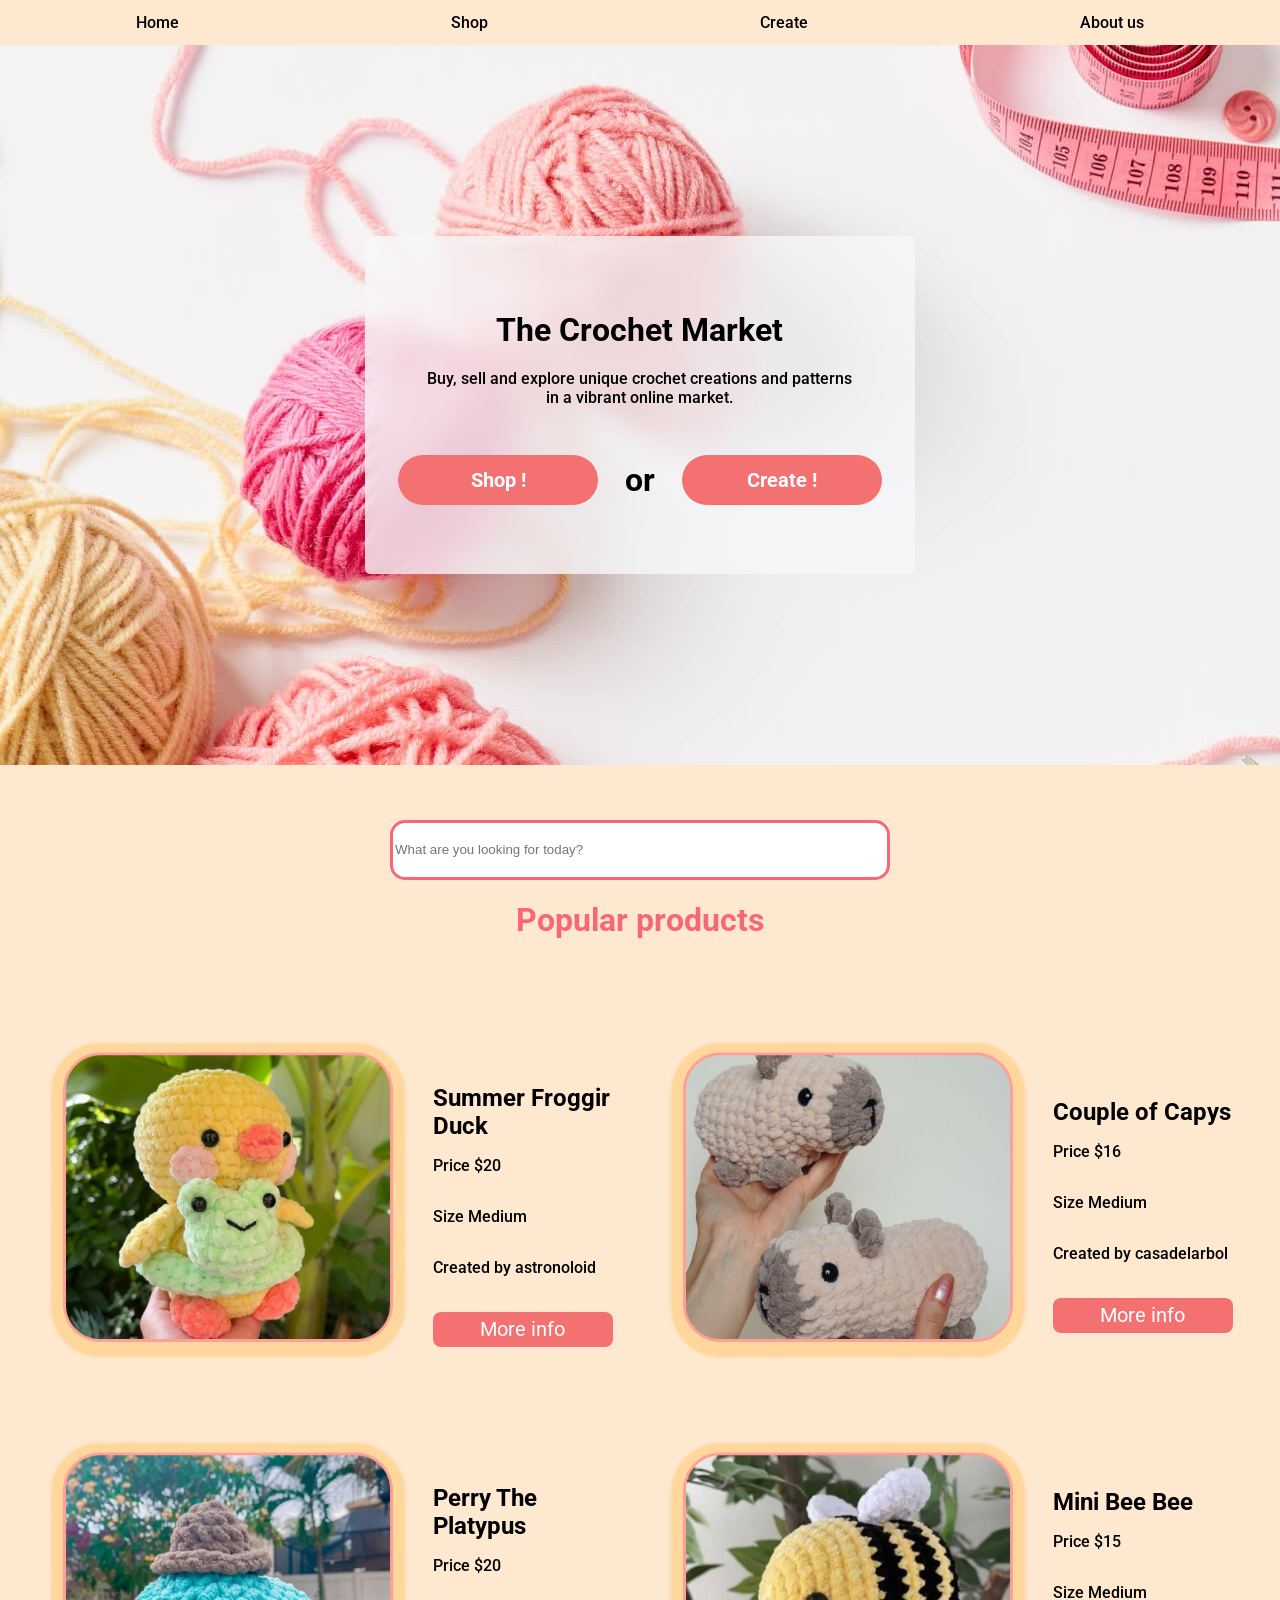
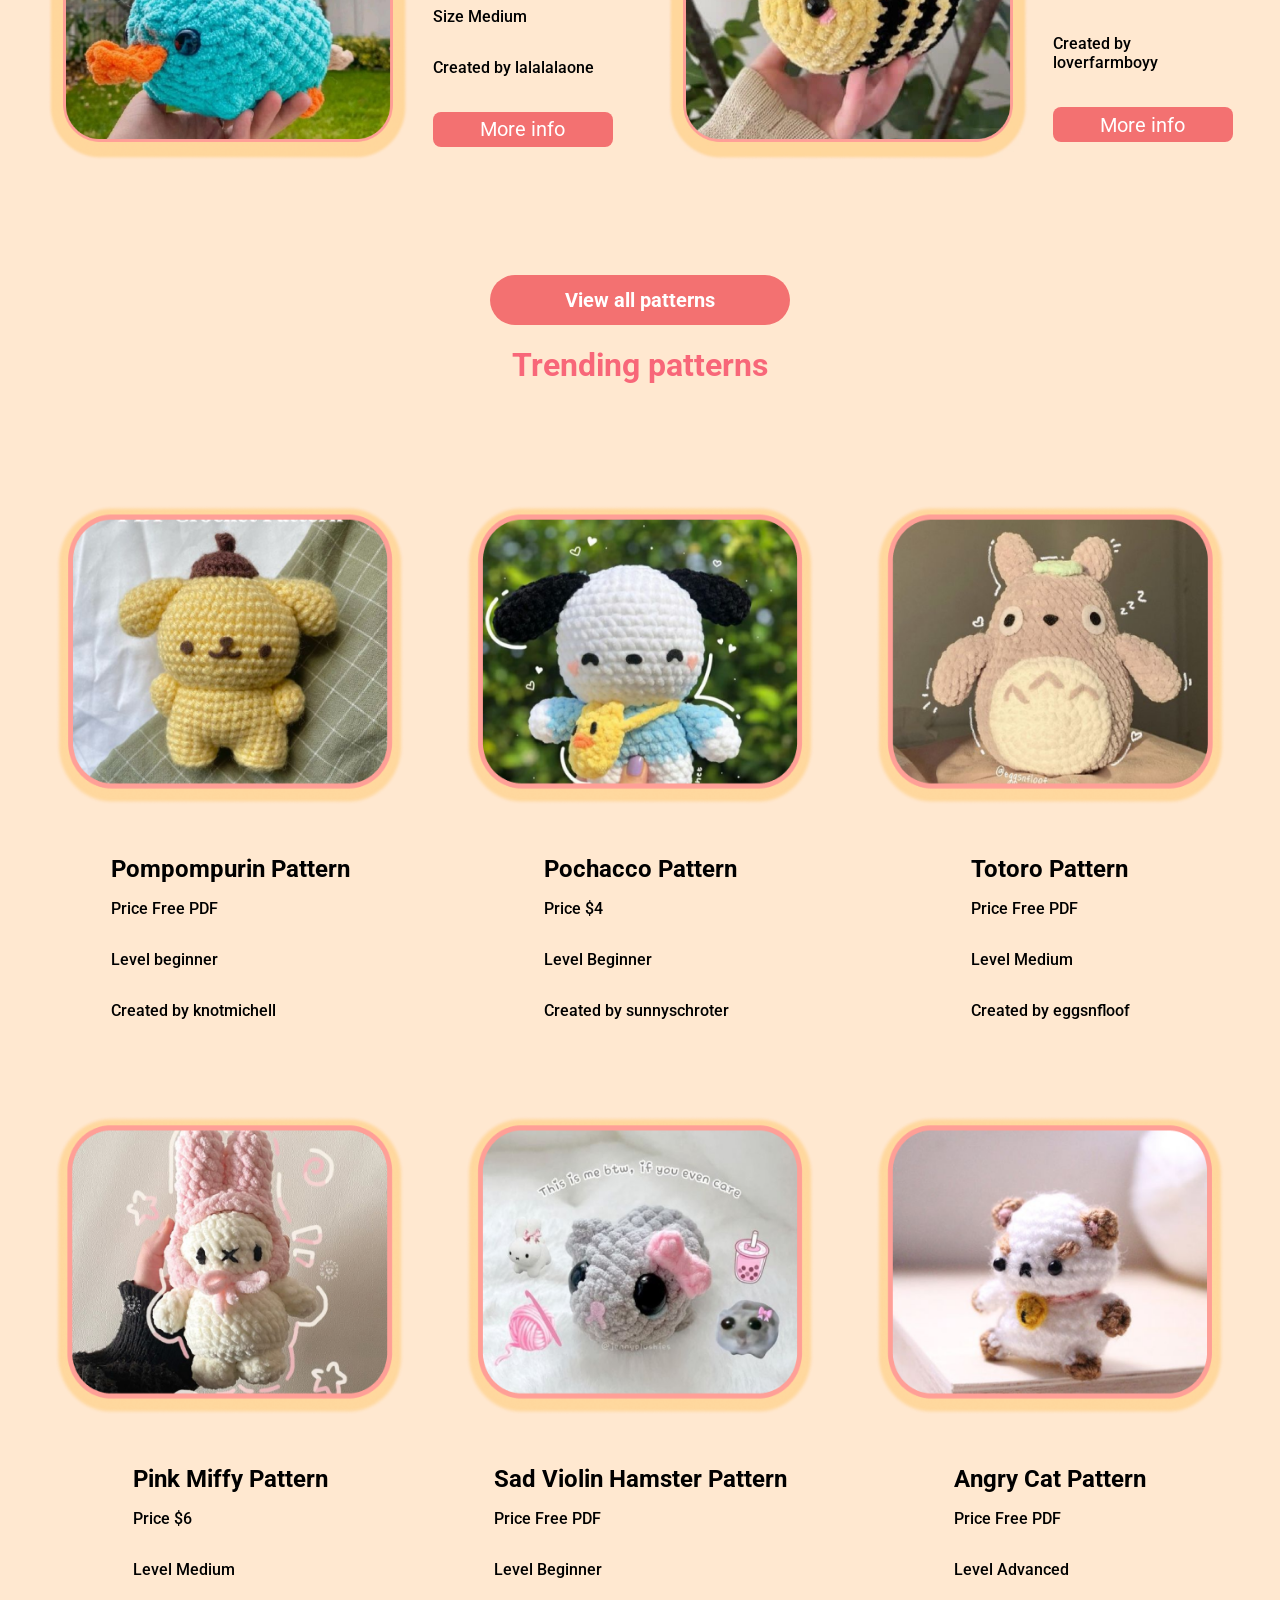
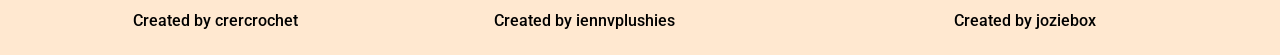
<file: index2.html>
<!DOCTYPE html>
<html lang="en">
<head>
    <meta charset="UTF-8">
    <meta name="viewport" content="width=device-width, initial-scale=1.0">
    <link rel="stylesheet" href="style2.css" type="text/css">
    <link rel="preconnect" href="https://fonts.googleapis.com">
    <link rel="preconnect" href="https://fonts.gstatic.com" crossorigin>
    <link href="https://fonts.googleapis.com/css2?family=Roboto:ital,wght@0,100;0,300;0,400;0,500;0,700;0,900;1,100;1,300;1,400;1,500;1,700;1,900&display=swap" rel="stylesheet">
    <title>Document</title>
</head>
<body>
    <nav> 
        <a>Home</a>
        <a>Shop</a>
        <a>Create</a>
        <a>About us</a> 
    </nav>

    <div id="caja-imagen">
        <div id="caja-texto">
            <div id="caja-imagen-texto-titulo">
                <h1 id="titulo">The Crochet Market</h1>
                <p>Buy, sell and explore unique crochet creations and patterns <br> in a vibrant  online market. </p>
            </div>
            <div id="caja-botones">
                <button id="btn-shop">Shop !</button>
                <h1>or</h1>
                <button id="btn-create">Create !</button>
            </div>

        </div>

    </div>


        <div id="buscar">
            <form method="get">
                <input class="barrabuscar" type="text" name="search" id="search" placeholder="What are you looking for today?">
            </form>
            <h1>Popular products</h1>
        </div>

        <div id="productos">
            <div class="producto-individual">
                <div class="imagenes">
                    <img class="imagen" src="pics/froggieduck.png" alt="patofrog" width="360px" height="320px">
                </div>
                <div class="producto-textos">
                    <h2>Summer Froggir Duck</h2>
                    <p>Price $20</p>
                    <p>Size Medium</p>
                    <p>Created by astronoloid</p>
                    <br>
                    <button class="producto-boton">More info</button>
                </div>
            </div>
                
            <div class="producto-individual">
                <div class="imagenes">
                    <img class="imagen" src="pics/Capys.jpg" alt="capys" width="360px" height="320px">
                </div>
                <div class="producto-textos">
                    <h2>Couple of Capys</h2>
                    <p>Price $16</p>
                    <p>Size Medium</p>
                    <p>Created by casadelarbol</p>
                    <br>
                    <button class="producto-boton">More info</button>
                </div>
            </div>

            <div class="producto-individual">
                <div class="imagenes">
                    <img class="imagen" src="pics/perry.jpg" alt="perry" width="360px" height="320px">
                </div>
                <div class="producto-textos">
                    <h2>Perry The Platypus</h2>
                    <p>Price $20</p>
                    <p>Size Medium</p>
                    <p>Created by lalalalaone</p>
                    <br>
                    <button class="producto-boton">More info</button>
                </div>
            </div>

            <div class="producto-individual">
                <div class="imagenes">
                    <img class="imagen" src="pics/Abejita.jpg" alt="Abejita" width="360px" height="320px">
                </div>
                <div class="producto-textos">
                    <h2>Mini Bee Bee</h2>
                    <p>Price $15</p>
                    <p>Size Medium</p>
                    <p>Created by loverfarmboyy</p>
                    <br>
                    <button class="producto-boton">More info</button>
                </div>
            </div>

            
        </div>

        <div id="separacion">
            <button id="trending-boton">View all patterns</button>
            <h1>Trending patterns</h1>

        </div>

        <div id="productos2">

            <div class="producto-individual2">
                <div class="imagenes2">
                    <img class="imagen2" src="pics/purin.png" alt="purin" width="350px" height="300px">
                </div>
                <div class="producto-textos2">
                    <h2>Pompompurin Pattern</h2>
                    <p>Price Free PDF</p>
                    <p>Level beginner</p>
                    <p>Created by knotmichell</p>
                </div>
            </div>

            <div class="producto-individual2">
                <div class="imagenes2">
                    <img class="imagen2" src="pics/pochacco.png" alt="pochacco" width="350px" height="300px">
                </div>
                <div class="producto-textos2">
                    <h2>Pochacco Pattern</h2>
                    <p>Price $4</p>
                    <p>Level Beginner</p>
                    <p>Created by sunnyschroter</p>
                </div>
            </div>

            <div class="producto-individual2">
                <div class="imagenes2">
                    <img class="imagen2" src="pics/toto.png" alt="toto" width="350px" height="300px">
                </div>
                <div class="producto-textos2">
                    <h2>Totoro Pattern</h2>
                    <p>Price Free PDF</p>
                    <p>Level Medium</p>
                    <p>Created by eggsnfloof</p>
                </div>
            </div>

            <div class="producto-individual2">
                <div class="imagenes2">
                    <img class="imagen2" src="pics/miffy.png" alt="miffy" width="350px" height="300px">
                </div>
                <div class="producto-textos2">
                    <h2>Pink Miffy Pattern</h2>
                    <p>Price $6</p>
                    <p>Level Medium</p>
                    <p>Created by crercrochet</p>
                </div>
            </div>

            <div class="producto-individual2">
                <div class="imagenes2">
                    <img class="imagen2" src="pics/sadviolin.png" alt="violin" width="350px" height="300px">
                </div>
                <div class="producto-textos2">
                    <h2>Sad Violin Hamster Pattern</h2>
                    <p>Price Free PDF</p>
                    <p>Level Beginner</p>
                    <p>Created by iennvplushies</p>
                </div>
            </div>

            <div class="producto-individual2">
                <div class="imagenes2">
                    <img class="imagen2" src="pics/angrycat.png" alt="angrycat" width="350px" height="300px">
                </div>
                <div class="producto-textos2">
                    <h2>Angry Cat Pattern</h2>
                    <p>Price Free PDF</p>
                    <p>Level Advanced</p>
                    <p>Created by joziebox</p>
                </div>
            </div>

        </div>



    

</body>
</html>
</file>
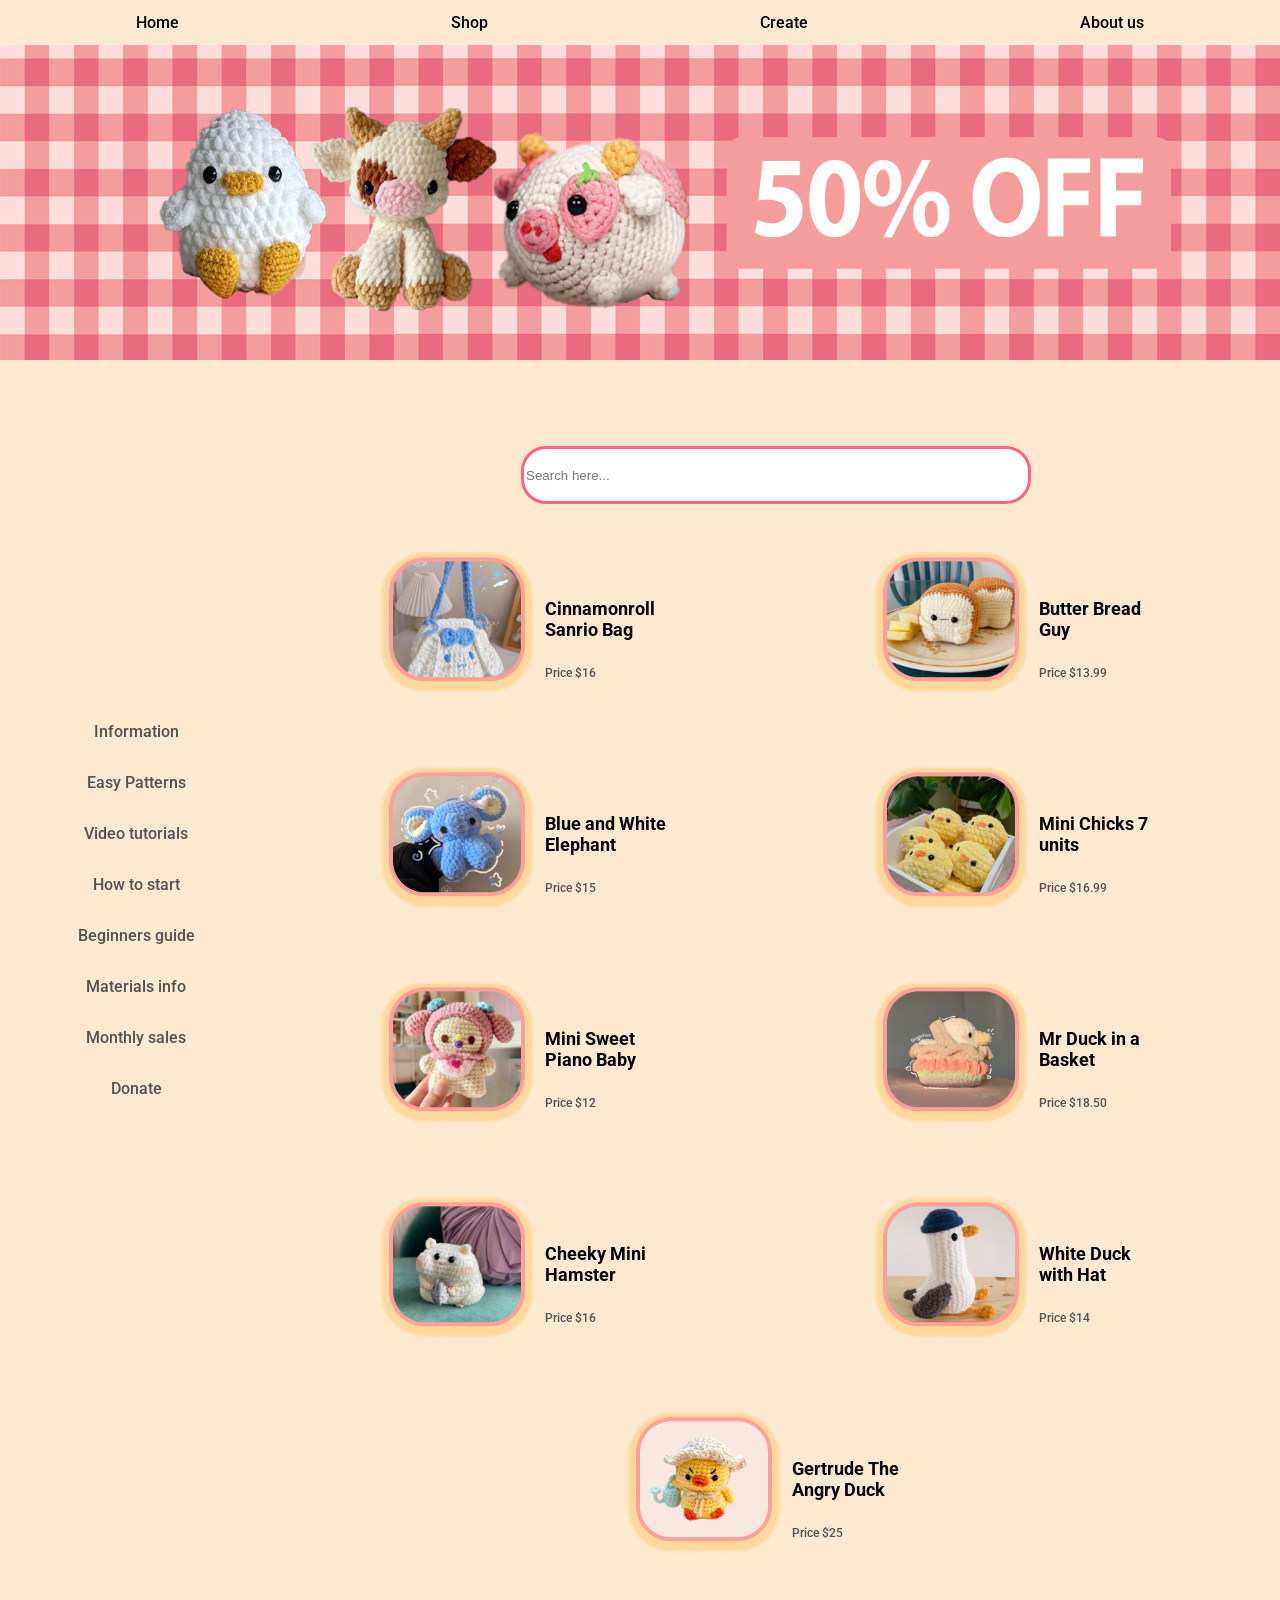
<file: products.html>
<!DOCTYPE html>
<html lang="en">
<head>
    <meta charset="UTF-8">
    <meta name="viewport" content="width=device-width, initial-scale=1.0">
    <link rel="stylesheet" href="styleproducts.css" type="text/css">
    <link rel="preconnect" href="https://fonts.googleapis.com">
    <link rel="preconnect" href="https://fonts.gstatic.com" crossorigin>
    <link href="https://fonts.googleapis.com/css2?family=Roboto:ital,wght@0,100;0,300;0,400;0,500;0,700;0,900;1,100;1,300;1,400;1,500;1,700;1,900&display=swap" rel="stylesheet">
    <title>Products</title>
</head>
<body>

    <nav> 
        <a>Home</a>
        <a>Shop</a>
        <a>Create</a>
        <a>About us</a> 
    </nav>

    <div id="banner">
        <img src="pics/productbanner.png" alt="banner" width="100%" height="315px">
    </div>

    <div id="cajamadre">
        <div class="categorias">
            <div id="filtros">
                <p>Information</p>
                <p>Easy Patterns</p>
                <p>Video tutorials</p>
                <p>How to start</p>
                <p>Beginners guide</p>
                <p>Materials info</p>
                <p>Monthly sales</p>
                <p>Donate</p>
            </div>
        </div>
        <div class="products">
            <div id="buscar">
                <form method="get">
                    <input class="barrabuscar" type="text" name="search" id="search" placeholder="Search here...">
                </form>
            </div>
         
            <div id="productos2">
                <!-- Product 1 -->
                <div class="productoindividual">
                    <div class="imagenes">
                        <img class="imagen" src="pics/cinnamon.png" alt="Product Image 1">
                    </div>
                    <div class="producto-textos2">
                        <h2>Cinnamonroll Sanrio Bag</h2>
                        <p>Price $16</p>
                    </div>
                </div>
                
                <!-- Product 2 -->
                <div class="productoindividual">
                    <div class="imagenes">
                        <img class="imagen" src="pics/bread.png" alt="Product Image 2">
                    </div>
                    <div class="producto-textos2">
                        <h2>Butter Bread Guy</h2>
                        <p>Price $13.99</p>
                    </div>
                </div>
                
                <!-- Product 3 -->
                <div class="productoindividual">
                    <div class="imagenes">
                        <img class="imagen" src="pics/elephant.png" alt="Product Image 3">
                    </div>
                    <div class="producto-textos2">
                        <h2>Blue and White Elephant</h2>
                        <p>Price $15</p>
                    </div>
                </div>

                <!-- Product 4 -->
                <div class="productoindividual">
                    <div class="imagenes">
                        <img class="imagen" src="pics/miniducks.png" alt="Product Image 4">
                    </div>
                    <div class="producto-textos2">
                        <h2>Mini Chicks 7 units</h2>
                        <p>Price $16.99</p>
                    </div>
                </div>
                
                <!-- Product 5 -->
                <div class="productoindividual">
                    <div class="imagenes">
                        <img class="imagen" src="pics/piano.png" alt="Product Image 5">
                    </div>
                    <div class="producto-textos2">
                        <h2>Mini Sweet Piano Baby</h2>
                        <p>Price $12</p>
                    </div>
                </div>
                
                <!-- Product 6 -->
                <div class="productoindividual">
                    <div class="imagenes">
                        <img class="imagen" src="pics/basketduck.png" alt="Product Image 6">
                    </div>
                    <div class="producto-textos2">
                        <h2>Mr Duck in a Basket</h2>
                        <p>Price $18.50</p>
                    </div>
                </div>

                <!-- Product 7 -->
                <div class="productoindividual">
                    <div class="imagenes">
                        <img class="imagen" src="pics/hamster.png" alt="Product Image 7">
                    </div>
                    <div class="producto-textos2">
                        <h2>Cheeky Mini Hamster</h2>
                        <p>Price $16</p>
                    </div>
                </div>
                
                <!-- Product 8 -->
                <div class="productoindividual">
                    <div class="imagenes">
                        <img class="imagen" src="pics/hatduck.png" alt="Product Image 8">
                    </div>
                    <div class="producto-textos2">
                        <h2>White Duck with Hat</h2>
                        <p>Price $14</p>
                    </div>
                </div>
                
                <!-- Product 9 -->
                <div class="productoindividual">
                    <div class="imagenes">
                        <img class="imagen" src="pics/angryduck.png" alt="Product Image 9">
                    </div>
                    <div class="producto-textos2">
                        <h2>Gertrude The Angry Duck</h2>
                        <p>Price $25</p>
                    </div>
                </div>
            </div>
        </div>
    </div>

</body>
</html>
</file>
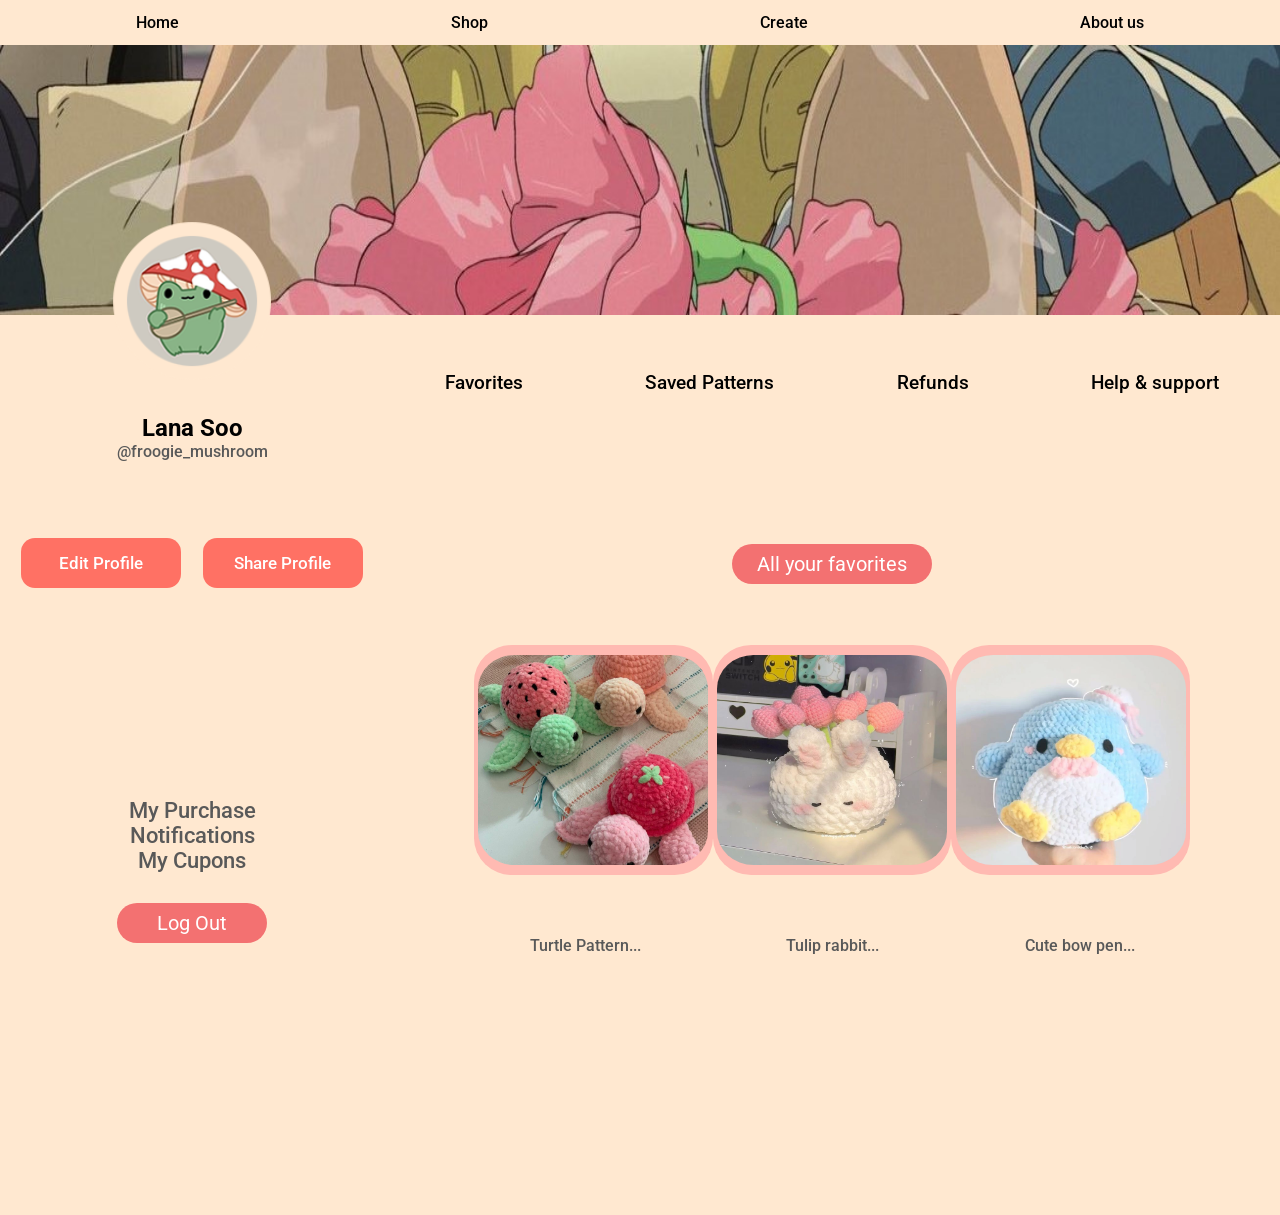
<file: Profilepage.html>
<!DOCTYPE html>
<html lang="en">

<head>
    <meta charset="UTF-8">
    <meta name="viewport" content="width=device-width, initial-scale=1.0">
    <title>Document</title>
    <meta charset="UTF-8">
    <meta name="viewport" content="width=device-width, initial-scale=1.0">
    <title>Crochet market</title>
    <link rel="stylesheet" href="styleprofile.css" type="text/css">
    <link rel="preconnect" href="https://fonts.googleapis.com">
    <link rel="preconnect" href="https://fonts.gstatic.com" crossorigin>
    <link
        href="https://fonts.googleapis.com/css2?family=Roboto:ital,wght@0,100;0,300;0,400;0,500;0,700;0,900;1,100;1,300;1,400;1,500;1,700;1,900&display=swap"
        rel="stylesheet">
</head>

<body>
    <nav>
        <a>Home</a>
        <a>Shop</a>
        <a>Create</a>
        <a>About us</a>

    </nav>

    <div id="bannerperfil">
        <img src="pics/profile banner.jpg" alt="profilebanner" height="100%" width="100%">
    </div>


 <div id="cajagrande">
    <div id="infoperfil">
        <div id="pedidos">
            <div id="contornopfp">
                <img id="pfp" src="pics/Profilepic.jpg.png" alt="Profilepic" height="160px" width="160px">
            </div>

            <div id="user">
                <h2>Lana Soo</h2>
                <p>@froogie_mushroom</p>
            </div>

            <div id="botonesu">
                <div id="buttons">
                    <button class="up">Edit Profile</button>
                    <button class="up">Share Profile</button>
                </div>
            </div>
            
            <div id="userinfo">
                
                <p class="cupon">My Purchase</p>
                <p class="cupon">Notifications</p>
                <p class="cupon">My Cupons</p>
                <button id="down">Log Out</button>
                
            </div>
        </div>
    </div>

    <div id="derecha">
        <div id="barraperfil">
            <nav>
                <a>Favorites</a>
                <a>Saved Patterns</a>
                <a>Refunds</a>
                <a>Help & support</a>
            </nav>
        </div>
        <div id="favoritos">
            <button id="favbutt">All your favorites</button>
            <div id="favs">
                <div class="product">
                    <img class="imgproduct" src="pics/tortuga.jpg" alt="tortuga" width="220px" height="200px">
                </div>
                <div class="product">
                    <img class="imgproduct" src="pics/tulipanes.jpg" alt="tulips" width="220px" height="200px">
                </div>
                <div class="product">
                    <img class="imgproduct" src="pics/Pingüino.jpg" alt="pinguino" width="220px" height="200px">
                </div>
                
            </div>
            <div id="favtext">
                <p>Turtle Pattern...</p>
                <p>Tulip rabbit...</p>
                <p>Cute bow pen...</p>
                
            </div>
        </div>
    </div>
 </div>
</div>
            
            
                
            
  







</body>

</html>
</file>
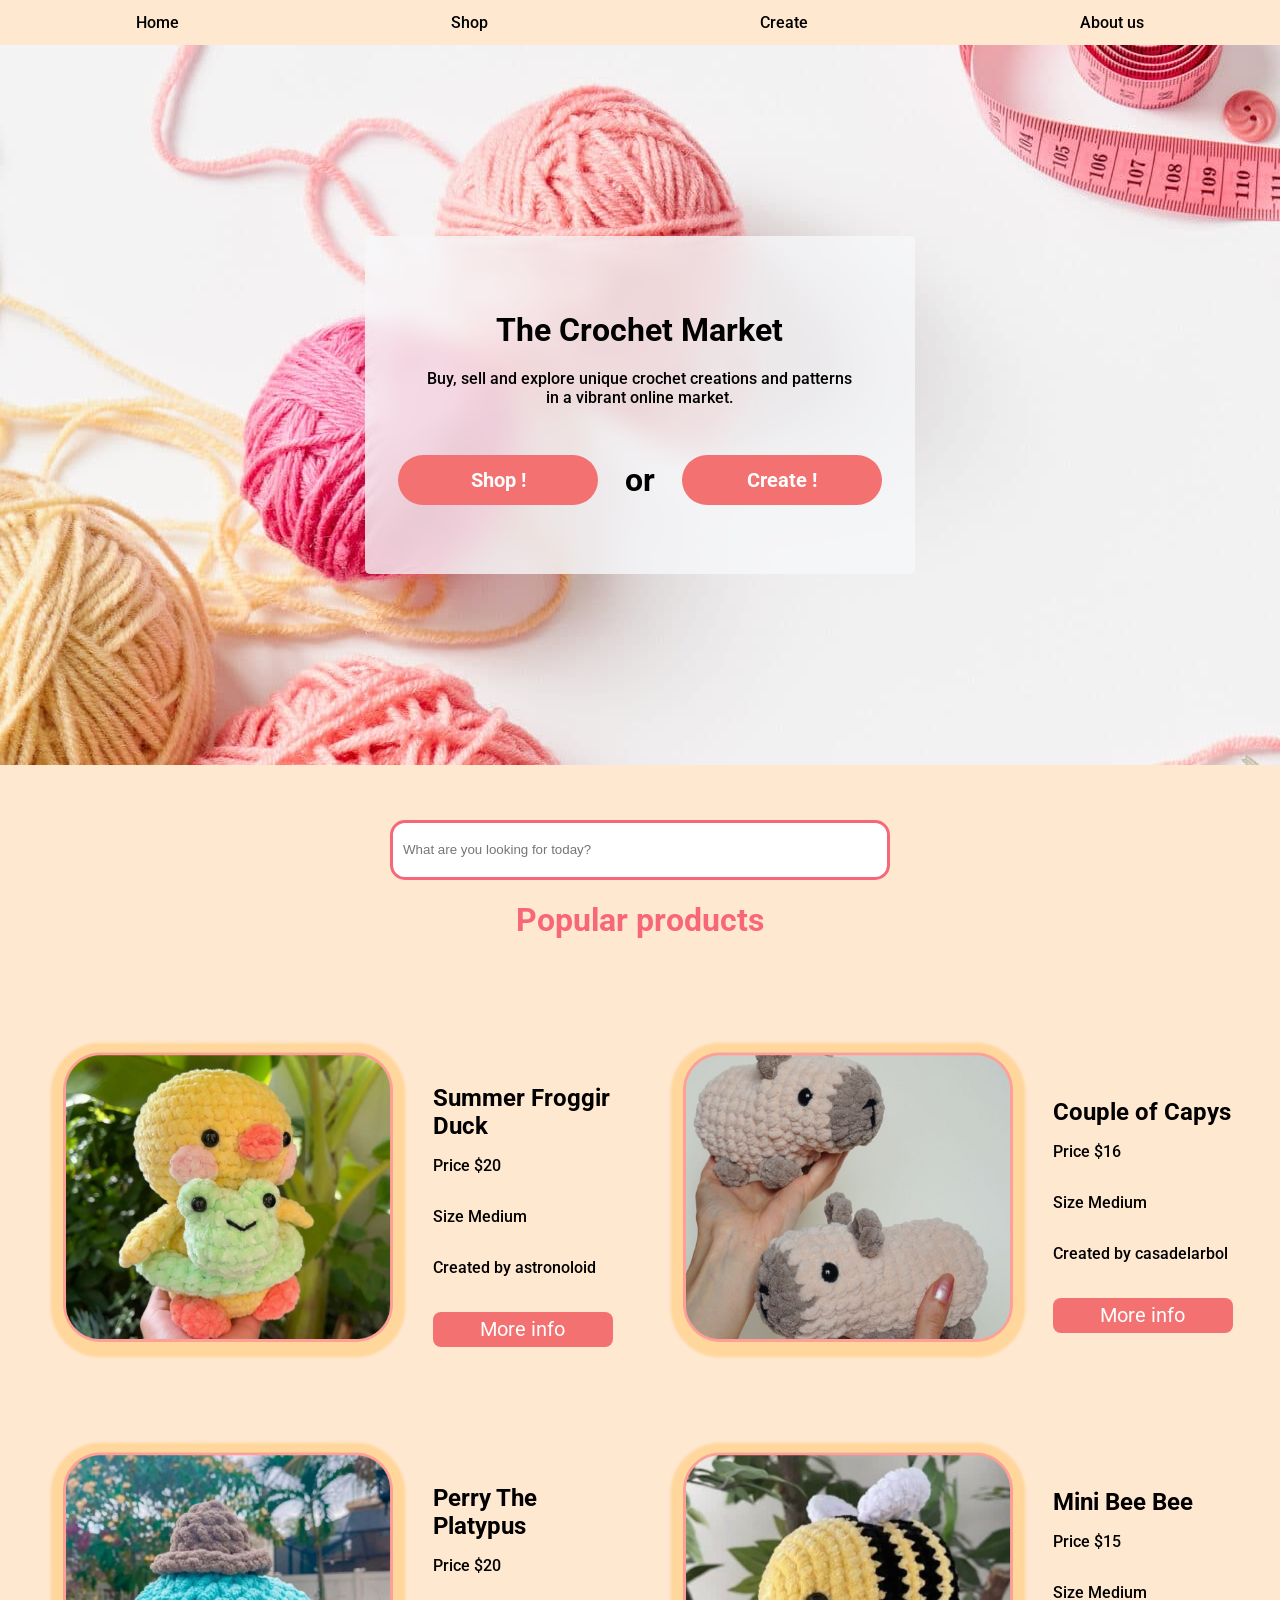
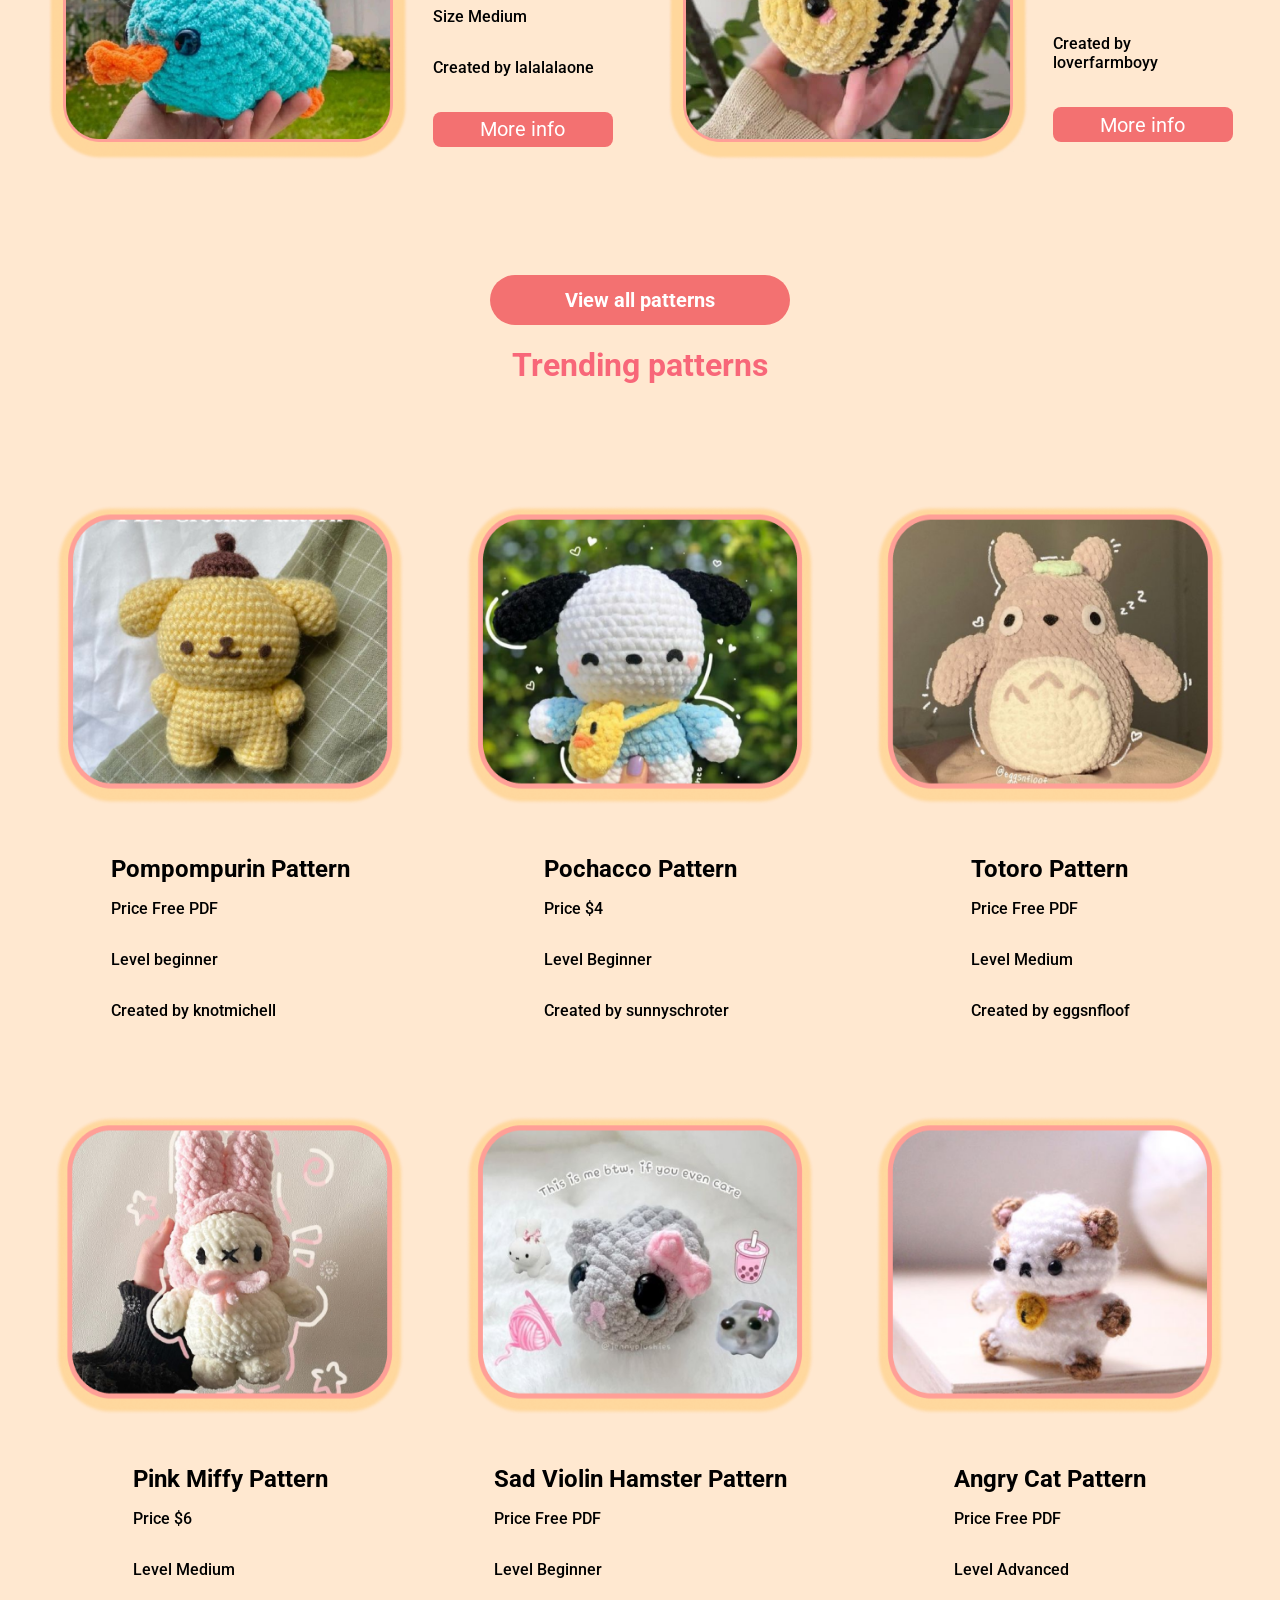
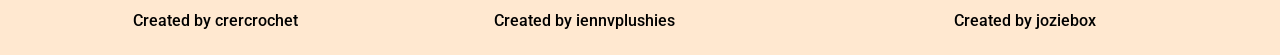
<file: crochetmarket-main/index2.html>
<!DOCTYPE html>
<html lang="en">
<head>
    <meta charset="UTF-8">
    <meta name="viewport" content="width=device-width, initial-scale=1.0">
    <link rel="stylesheet" href="style2.css" type="text/css">
    <link rel="preconnect" href="https://fonts.googleapis.com">
    <link rel="preconnect" href="https://fonts.gstatic.com" crossorigin>
    <link href="https://fonts.googleapis.com/css2?family=Roboto:ital,wght@0,100;0,300;0,400;0,500;0,700;0,900;1,100;1,300;1,400;1,500;1,700;1,900&display=swap" rel="stylesheet">
    <title>Document</title>
</head>
<body>
    <nav> 
        <a>Home</a>
        <a>Shop</a>
        <a>Create</a>
        <a>About us</a> 
    </nav>

    <div id="caja-imagen">
        <div id="caja-texto">
            <div id="caja-imagen-texto-titulo">
                <h1 id="titulo">The Crochet Market</h1>
                <p>Buy, sell and explore unique crochet creations and patterns <br> in a vibrant  online market. </p>
            </div>
            <div id="caja-botones">
                <a href="products.html"><button id="btn-shop">Shop !</button></a>
                <h1>or</h1>
                <button id="btn-create">Create !</button>
            </div>

        </div>

    </div>


        <div id="buscar">
            <form method="get">
                <input class="barrabuscar" type="text" name="search" id="search" placeholder="What are you looking for today?">
            </form>
            <h1>Popular products</h1>
        </div>

        <div id="productos">
            <div class="producto-individual">
                <div class="imagenes">
                    <img class="imagen" src="pics/froggieduck.png" alt="patofrog" width="360px" height="320px">
                </div>
                <div class="producto-textos">
                    <h2>Summer Froggir Duck</h2>
                    <p>Price $20</p>
                    <p>Size Medium</p>
                    <p>Created by astronoloid</p>
                    <br>
                    <button class="producto-boton">More info</button>
                </div>
            </div>
                
            <div class="producto-individual">
                <div class="imagenes">
                    <img class="imagen" src="pics/Capys.jpg" alt="capys" width="360px" height="320px">
                </div>
                <div class="producto-textos">
                    <h2>Couple of Capys</h2>
                    <p>Price $16</p>
                    <p>Size Medium</p>
                    <p>Created by casadelarbol</p>
                    <br>
                    <button class="producto-boton">More info</button>
                </div>
            </div>

            <div class="producto-individual">
                <div class="imagenes">
                    <img class="imagen" src="pics/perry.jpg" alt="perry" width="360px" height="320px">
                </div>
                <div class="producto-textos">
                    <h2>Perry The Platypus</h2>
                    <p>Price $20</p>
                    <p>Size Medium</p>
                    <p>Created by lalalalaone</p>
                    <br>
                    <button class="producto-boton">More info</button>
                </div>
            </div>

            <div class="producto-individual">
                <div class="imagenes">
                    <img class="imagen" src="pics/Abejita.jpg" alt="Abejita" width="360px" height="320px">
                </div>
                <div class="producto-textos">
                    <h2>Mini Bee Bee</h2>
                    <p>Price $15</p>
                    <p>Size Medium</p>
                    <p>Created by loverfarmboyy</p>
                    <br>
                    <button class="producto-boton">More info</button>
                </div>
            </div>

            
        </div>

        <div id="separacion">
            <button id="trending-boton">View all patterns</button>
            <h1>Trending patterns</h1>

        </div>

        <div id="productos2">

            <div class="producto-individual2">
                <div class="imagenes2">
                    <img class="imagen2" src="pics/purin.png" alt="purin" width="350px" height="300px">
                </div>
                <div class="producto-textos2">
                    <h2>Pompompurin Pattern</h2>
                    <p>Price Free PDF</p>
                    <p>Level beginner</p>
                    <p>Created by knotmichell</p>
                </div>
            </div>

            <div class="producto-individual2">
                <div class="imagenes2">
                    <img class="imagen2" src="pics/pochacco.png" alt="pochacco" width="350px" height="300px">
                </div>
                <div class="producto-textos2">
                    <h2>Pochacco Pattern</h2>
                    <p>Price $4</p>
                    <p>Level Beginner</p>
                    <p>Created by sunnyschroter</p>
                </div>
            </div>

            <div class="producto-individual2">
                <div class="imagenes2">
                    <img class="imagen2" src="pics/toto.png" alt="toto" width="350px" height="300px">
                </div>
                <div class="producto-textos2">
                    <h2>Totoro Pattern</h2>
                    <p>Price Free PDF</p>
                    <p>Level Medium</p>
                    <p>Created by eggsnfloof</p>
                </div>
            </div>

            <div class="producto-individual2">
                <div class="imagenes2">
                    <img class="imagen2" src="pics/miffy.png" alt="miffy" width="350px" height="300px">
                </div>
                <div class="producto-textos2">
                    <h2>Pink Miffy Pattern</h2>
                    <p>Price $6</p>
                    <p>Level Medium</p>
                    <p>Created by crercrochet</p>
                </div>
            </div>

            <div class="producto-individual2">
                <div class="imagenes2">
                    <img class="imagen2" src="pics/sadviolin.png" alt="violin" width="350px" height="300px">
                </div>
                <div class="producto-textos2">
                    <h2>Sad Violin Hamster Pattern</h2>
                    <p>Price Free PDF</p>
                    <p>Level Beginner</p>
                    <p>Created by iennvplushies</p>
                </div>
            </div>

            <div class="producto-individual2">
                <div class="imagenes2">
                    <img class="imagen2" src="pics/angrycat.png" alt="angrycat" width="350px" height="300px">
                </div>
                <div class="producto-textos2">
                    <h2>Angry Cat Pattern</h2>
                    <p>Price Free PDF</p>
                    <p>Level Advanced</p>
                    <p>Created by joziebox</p>
                </div>
            </div>

        </div>



    

</body>
</html>
</file>
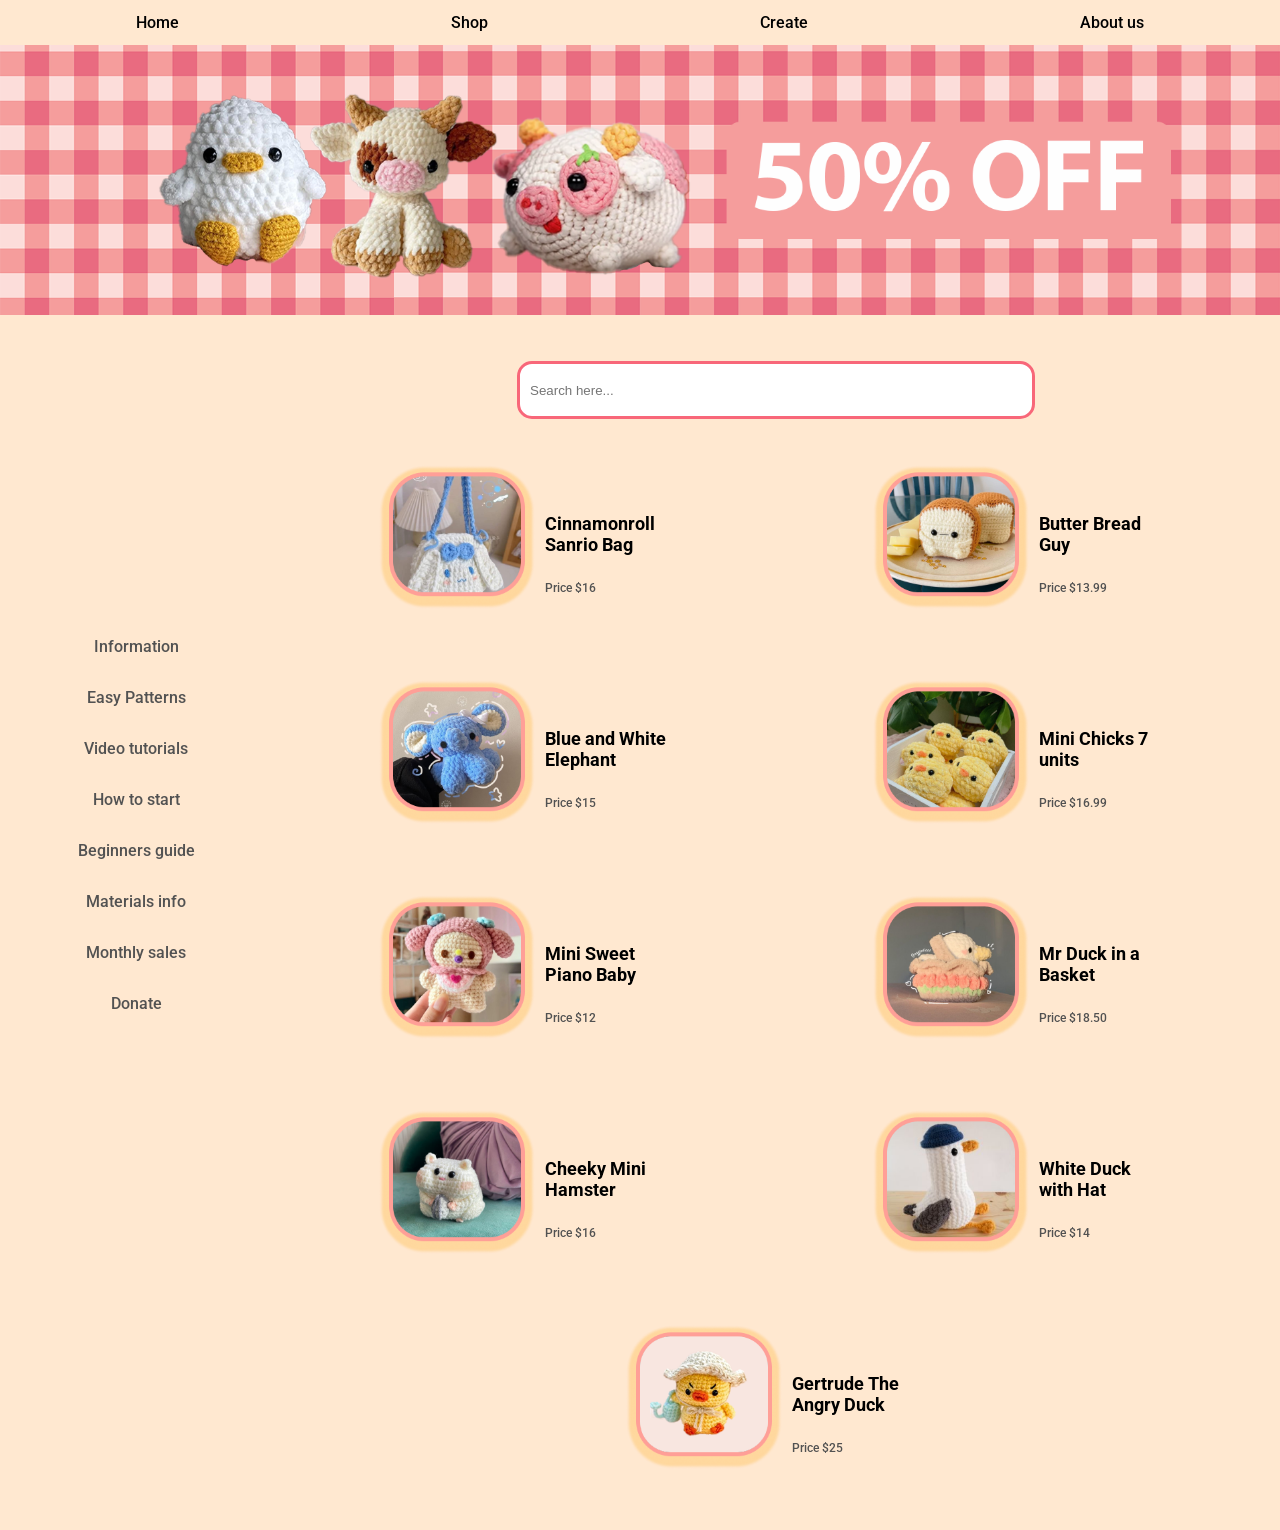
<file: crochetmarket-main/products.html>
<!DOCTYPE html>
<html lang="en">
<head>
    <meta charset="UTF-8">
    <meta name="viewport" content="width=device-width, initial-scale=1.0">
    <link rel="stylesheet" href="styleproducts.css" type="text/css">
    <link rel="preconnect" href="https://fonts.googleapis.com">
    <link rel="preconnect" href="https://fonts.gstatic.com" crossorigin>
    <link href="https://fonts.googleapis.com/css2?family=Roboto:ital,wght@0,100;0,300;0,400;0,500;0,700;0,900;1,100;1,300;1,400;1,500;1,700;1,900&display=swap" rel="stylesheet">
    <title>Products</title>
</head>
<body>

    <nav> 
        <a>Home</a>
        <a>Shop</a>
        <a>Create</a>
        <a>About us</a> 
    </nav>

    <div id="banner">
    </div>

    <div id="cajamadre">
        <div class="categorias">
            <div id="filtros">
                <p>Information</p>
                <p>Easy Patterns</p>
                <p>Video tutorials</p>
                <p>How to start</p>
                <p>Beginners guide</p>
                <p>Materials info</p>
                <p>Monthly sales</p>
                <p>Donate</p>
            </div>
        </div>
        <div class="products">
            <div id="buscar">
                <form method="get">
                    <input class="barrabuscar" type="text" name="search" id="search" placeholder="Search here...">
                </form>
            </div>
         
            <div id="productos2">
                <!-- Product 1 -->
                <div class="productoindividual">
                    <div class="imagenes">
                        <img class="imagen" src="pics/cinnamon.png" alt="Product Image 1">
                    </div>
                    <div class="producto-textos2">
                        <h2>Cinnamonroll Sanrio Bag</h2>
                        <p>Price $16</p>
                    </div>
                </div>
                
                <!-- Product 2 -->
                <div class="productoindividual">
                    <div class="imagenes">
                        <img class="imagen" src="pics/bread.png" alt="Product Image 2">
                    </div>
                    <div class="producto-textos2">
                        <h2>Butter Bread Guy</h2>
                        <p>Price $13.99</p>
                    </div>
                </div>
                
                <!-- Product 3 -->
                <div class="productoindividual">
                    <div class="imagenes">
                        <img class="imagen" src="pics/elephant.png" alt="Product Image 3">
                    </div>
                    <div class="producto-textos2">
                        <h2>Blue and White Elephant</h2>
                        <p>Price $15</p>
                    </div>
                </div>

                <!-- Product 4 -->
                <div class="productoindividual">
                    <div class="imagenes">
                        <img class="imagen" src="pics/miniducks.png" alt="Product Image 4">
                    </div>
                    <div class="producto-textos2">
                        <h2>Mini Chicks 7 units</h2>
                        <p>Price $16.99</p>
                    </div>
                </div>
                
                <!-- Product 5 -->
                <div class="productoindividual">
                    <div class="imagenes">
                        <img class="imagen" src="pics/piano.png" alt="Product Image 5">
                    </div>
                    <div class="producto-textos2">
                        <h2>Mini Sweet Piano Baby</h2>
                        <p>Price $12</p>
                    </div>
                </div>
                
                <!-- Product 6 -->
                <div class="productoindividual">
                    <div class="imagenes">
                        <img class="imagen" src="pics/basketduck.png" alt="Product Image 6">
                    </div>
                    <div class="producto-textos2">
                        <h2>Mr Duck in a Basket</h2>
                        <p>Price $18.50</p>
                    </div>
                </div>

                <!-- Product 7 -->
                <div class="productoindividual">
                    <div class="imagenes">
                        <img class="imagen" src="pics/hamster.png" alt="Product Image 7">
                    </div>
                    <div class="producto-textos2">
                        <h2>Cheeky Mini Hamster</h2>
                        <p>Price $16</p>
                    </div>
                </div>
                
                <!-- Product 8 -->
                <div class="productoindividual">
                    <div class="imagenes">
                        <img class="imagen" src="pics/hatduck.png" alt="Product Image 8">
                    </div>
                    <div class="producto-textos2">
                        <h2>White Duck with Hat</h2>
                        <p>Price $14</p>
                    </div>
                </div>
                
                <!-- Product 9 -->
                <div class="productoindividual">
                    <div class="imagenes">
                        <a href="product.html"><img class="imagen" src="pics/angryduck.png" alt="Product Image 9"></a>
                    </div>
                    <div class="producto-textos2">
                        <h2>Gertrude The Angry Duck</h2>
                        <p>Price $25</p>
                    </div>
                </div>
            </div>
        </div>
    </div>

</body>
</html>
</file>
<file: style2.css>
* {
    box-sizing: border-box;
}

body {
    font-family: "Roboto", sans-serif;
    font-weight: 500;
    font-style: normal;
    height: 100vh;
    width: 100%;
    background-color: #FFE8D0;
    margin: 0;
    padding: 0;
}

nav {
    height: 5vh;
    display: flex;
    justify-content: space-around;
    align-items: center;    
}

#caja-imagen {
    width: 100%;
    height: 80vh;
    display: flex;
    justify-content: center;
    align-items: center;
    background-image: url(pics/crochet\ hero.jpg);
}

#caja-texto {
    width: 43%;
    height: 47%;
    background-color: rgba(247, 248, 250, 0.80);
    backdrop-filter: blur(12px);
    border-radius: 5px;
    padding: 20px;
    display: flex;
    justify-content: center;
    text-align: center;
    flex-direction: column;
}

#titulo{
    font-family: "Roboto", sans-serif;
    font-weight: 700px;
    font-style: normal;
    margin-bottom: 20px;
}
#caja-imagen-texto-titulo{
    height: 150px;
}

#caja-botones{
    display: flex;
    justify-content: space-around;
    width: 100%;
    display: flex;
    align-items: center;
    justify-content: space-around;
}

#btn-shop {
    background-color: #F37171;
    border-radius: 30px;
    width: 200px;
    height: 50px;
    border: none;
    font-family: "Roboto", sans-serif;
    font-weight: 700;
    font-style: normal;
    font-size: 20px;
    color: white;
    cursor: pointer;
    
}
#btn-create {
    background-color: #F37171;
    border-radius: 30px;
    width: 200px;
    height: 50px;
    border: none;
    font-family: "Roboto", sans-serif;
    font-weight: 700;
    font-style: normal;
    font-size: 20px;
    color: white;
    cursor: pointer;
    
}

#buscar{
    display: flex;
    justify-content: center;
    align-items: center;
    flex-direction: column;
    height: 250px;
    color: #f86779;
    
}


.barrabuscar{
    display: flex;
    justify-content: center;
    align-items: center;
    border-radius: 15px;
    width: 500px;
    height: 60px;
    border: 3px solid #f86779;
}

#productos{
    height: 800px;
    display: flex;
    flex-wrap: wrap;
    justify-content: center;
    align-items: center;
}

.producto-individual{
    width: 600px;
    height: 350px;  
    display: flex;
    justify-content: space-around;
    align-items: center;
    margin: 10px;
}

h2{
    margin: 0;
}

.producto-textos{
    width: 30%;
    height: 100%;
    display: flex;
    flex-direction: column;
    justify-content: center;
}
.producto-boton{
    background-color: #F37171;
    border-radius: 8px;
    width: 100%;
    height: 10%;
    border: none;
    font-family: "Roboto", sans-serif;
    font-style: normal;
    font-size: 20px;
    color: white;
    cursor: pointer;
}

.imagenes{
    width: 350px;
    height: 350px;
    border-radius: 30px;
    
}

#separacion{
    display: flex;
    justify-content: center;
    align-items: center;
    flex-direction: column;
    height: 250px;
    color: #f86779;
}

#trending-boton{
    background-color: #F37171;
    border-radius: 30px;
    width: 300px;
    height: 50px;
    border: none;
    font-family: "Roboto", sans-serif;
    font-weight: 700;
    font-style: normal;
    font-size: 20px;
    color: white;
    cursor: pointer;
}

#productos2{
    height: 800px;
    display: flex;
    flex-wrap: wrap;
    justify-content: center;
    align-items: center;
}

.producto-individual2{
    width: 350px;
    height: 550px;  
    display: flex;
    flex-direction: column;
    align-items: center;
    justify-content: center;
    margin: 30px;
}

.producto-textos2{
    display: flex;
    flex-direction: column;
    justify-content: center;
}
.imagenes2{
    width: 350px;
    height: 350px;
    border-radius: 30px;
}
</file>
<file: styleproducts.css>
body {
    font-family: "Roboto", sans-serif;
    font-weight: 500;
    font-style: normal;
    margin: 0; 
    background-color: #FFE8D0;
}

nav {
    height: 5vh; 
    display: flex;
    justify-content: space-around;
    align-items: center; 
}

p {
color: rgb(82, 82, 82);
}

#banner {
    width: 100vw;
    height: 45vh;
}

.categorias {
    width: 20vw;
    height: 100vh;
    display: flex;
    flex-direction: column;
    padding: 10px; 
}

.products {
    width: 80vw; 
    height: 100vh;
    display: flex;
    flex-direction: column;
}

#productos2 {
    flex: 1; 
    display: flex;
    flex-wrap: wrap;
    gap: 20px; 
    justify-content: space-around; 
    padding: 20px; 
    box-sizing: border-box; 
}

#filtros {
    height: 100%;
    width: 100%; 
    display: flex;
    justify-content: center;
    flex-direction: column;
    align-items: center;
}

#buscar {
    display: flex;
    justify-content: center;
    align-items: center;
    flex-direction: column;
    height: 50px;
    color: #f86779;
    margin-bottom: 20px; /
}

.barrabuscar {
    border-radius: 25px;
    width: 500px;
    height: 50px;
    border: 3px solid #f86779;
}

.productoindividual {
    width: 300px;
    height: 175px;  
    display: flex;
    justify-content: space-around;
    align-items: center;
    margin: 10px;
    box-sizing: border-box;  
}

.imagenes {
    width: 175px;
    height: 175px;
    border-radius: 20px;
    overflow: hidden; 
}

.imagen {
    width: 100%;
    height: auto;
    display: block;
}

.producto-textos2 {
    display: flex;
    flex-direction: column;
    justify-content: center;
    width: 140px;
    height: 140px;
    font-size: 12px;
    padding: 10px; 
}

#cajamadre {
    display: flex;
    width: 100vw;
    height: 100vh; 
}
</file>
<file: styleprofile.css>
*{
    margin: 0;
    padding: 0;
}
body {
    font-family: "Roboto", sans-serif;
    font-weight: 500;
    font-style: normal;
    height: 100vh;
    width: 100vw;
    background-color: #FFE8D0;
}

nav {
    height: 5%;
    display: flex;
    justify-content: space-around;
    align-items: center;
}

#bannerperfil {
    width: 100%;
    height: 30%;
    }

#cajagrande {
width: 100vw;
height: 100vh;
display: flex; 
}

#infoperfil {
width:30vw ;
height: 100vh;
justify-content: center;
}

#derecha {
width: 70vw;
height: 100vh;
}

#barraperfil {
height: 15vh;
width: 70vw;
font-size: 19px;
display: flex;
flex-direction: column;
justify-content: center;
}

#favoritos {
height: 85vh;
width: 70vw;
flex-direction: column;
display: flex;
align-items: center;
justify-content: center;
}

#contornopfp {
width: 50px;
height: 50px;
border-radius: 120px;
display: flex;
align-items: center;
justify-content: center;
}

#pfp {
width: 160px;
height: 160px;
border-radius: 100%;
display: flex;
align-items: center;
justify-content: center;
margin-bottom: 100px;
}


#pedidos {
 width: 100%;
 height: 90%;
 display: flex;
 flex-direction: column;
 align-items: center;
 justify-content: center;                                                                                                                                                                                               
}

#user {
width: 100%;
height: 15%;
flex-direction: column;
display: flex;
align-items: center;
justify-content: center;
}

#botonesu {
    width: 100%;
    height: 16%;
    display: flex;
    align-items: center;
    justify-content: space-between;
}

#userinfo {
width: 100%;
height: 60%;
display: flex;
flex-direction: column;
align-items: center;
justify-content: center;
}

p {
color: #595959;
}

.up {
    background-color:  #FF7164;
    border-radius: 14px;
    width: 160px;
    height: 50px;
    border: none;
    font-family: "Roboto", sans-serif;
    font-weight: 500;
    font-style: normal;
    font-size: 17px;
    color: white;
}

#down {
    background-color: #F37171;
    border-radius: 30px;
    width: 150px;
    margin-top: 30px;
    height: 40px;
    border: none;
    font-family: "Roboto", sans-serif;
    font-weight: 400;
    font-style: normal;
    font-size: 20px;
    color: white;
}

.cupon {
    font-size: 22px;
}

#favs {
width: 80%;
height: 46%;
border-radius: 10px;
display: flex;
align-items: center;
justify-content: center ;
justify-content: space-around;
}

.product {
    width: 250px;
    height: 230px;
    background: #FFBAB2;
    border-radius: 16%;
    display: flex;
    align-items: center;
    justify-content: space-around;
}

#buttons {
    width: 100%;
    height: 12%;
    display: flex;
    align-items: center;
    justify-content: space-evenly;
    
}

#favbutt {
    background-color: #F37171;
    border-radius: 30px;
    width: 200px;
    margin-top: 30px;
    height: 40px;
    border: none;
    font-family: "Roboto", sans-serif;
    font-weight: 400;
    font-style: normal;
    font-size: 20px;
    color: white;
}

#favtext {
width: 100%;
height: 28%;
display: flex;
flex-direction: row;
justify-content: center;
justify-content: space-evenly;
align-items: flex-start;
}

.imgproduct {
width: 230px;
height: 210px;
border-radius: 16%;
display: flex;
align-items: center;
justify-content: space-between;
}
</file>
<file: crochetmarket-main/style2.css>
* {
    box-sizing: border-box;
}

body {
    font-family: "Roboto", sans-serif;
    font-weight: 500;
    font-style: normal;
    height: 100vh;
    width: 100%;
    background-color: #FFE8D0;
    margin: 0;
    padding: 0;
}

nav {
    height: 5vh;
    display: flex;
    justify-content: space-around;
    align-items: center;    
}

#caja-imagen {
    width: 100%;
    height: 80vh;
    display: flex;
    justify-content: center;
    align-items: center;
    background-image: url(pics/crochet\ hero.jpg);
}

#caja-texto {
    width: 43%;
    height: 47%;
    background-color: rgba(247, 248, 250, 0.80);
    backdrop-filter: blur(12px);
    border-radius: 5px;
    padding: 20px;
    display: flex;
    justify-content: center;
    text-align: center;
    flex-direction: column;
}

#titulo{
    font-family: "Roboto", sans-serif;
    font-weight: 700px;
    font-style: normal;
    margin-bottom: 20px;
}
#caja-imagen-texto-titulo{
    height: 150px;
}

#caja-botones{
    display: flex;
    justify-content: space-around;
    width: 100%;
    display: flex;
    align-items: center;
    justify-content: space-around;
}

#btn-shop {
    background-color: #F37171;
    border-radius: 30px;
    width: 200px;
    height: 50px;
    border: none;
    font-family: "Roboto", sans-serif;
    font-weight: 700;
    font-style: normal;
    font-size: 20px;
    color: white;
    cursor: pointer;
    
}
#btn-create {
    background-color: #F37171;
    border-radius: 30px;
    width: 200px;
    height: 50px;
    border: none;
    font-family: "Roboto", sans-serif;
    font-weight: 700;
    font-style: normal;
    font-size: 20px;
    color: white;
    cursor: pointer;
    
}

#buscar{
    display: flex;
    justify-content: center;
    align-items: center;
    flex-direction: column;
    height: 250px;
    color: #f86779;
    
}


.barrabuscar{
    display: flex;
    justify-content: center;
    align-items: center;
    border-radius: 15px;
    width: 500px;
    height: 60px;
    border: 3px solid #f86779;
    padding-left: 10px;
}

#productos{
    height: 800px;
    display: flex;
    flex-wrap: wrap;
    justify-content: center;
    align-items: center;
}

.producto-individual{
    width: 600px;
    height: 350px;  
    display: flex;
    justify-content: space-around;
    align-items: center;
    margin: 10px;
}

h2{
    margin: 0;
}

.producto-textos{
    width: 30%;
    height: 100%;
    display: flex;
    flex-direction: column;
    justify-content: center;
}
.producto-boton{
    background-color: #F37171;
    border-radius: 8px;
    width: 100%;
    height: 10%;
    border: none;
    font-family: "Roboto", sans-serif;
    font-style: normal;
    font-size: 20px;
    color: white;
    cursor: pointer;
}

.imagenes{
    width: 350px;
    height: 350px;
    border-radius: 30px;
    
}

#separacion{
    display: flex;
    justify-content: center;
    align-items: center;
    flex-direction: column;
    height: 250px;
    color: #f86779;
}

#trending-boton{
    background-color: #F37171;
    border-radius: 30px;
    width: 300px;
    height: 50px;
    border: none;
    font-family: "Roboto", sans-serif;
    font-weight: 700;
    font-style: normal;
    font-size: 20px;
    color: white;
    cursor: pointer;
}

#productos2{
    height: 800px;
    display: flex;
    flex-wrap: wrap;
    justify-content: center;
    align-items: center;
}

.producto-individual2{
    width: 350px;
    height: 550px;  
    display: flex;
    flex-direction: column;
    align-items: center;
    justify-content: center;
    margin: 30px;
}

.producto-textos2{
    display: flex;
    flex-direction: column;
    justify-content: center;
}
.imagenes2{
    width: 350px;
    height: 350px;
    border-radius: 30px;
}
</file>
<file: crochetmarket-main/styleproducts.css>
body {
    font-family: "Roboto", sans-serif;
    font-weight: 500;
    font-style: normal;
    margin: 0; 
    background-color: #FFE8D0;
}

nav {
    height: 5vh; 
    display: flex;
    justify-content: space-around;
    align-items: center; 
}

p {
color: rgb(82, 82, 82);
}

#banner {
    width: 100vw;
    height: 30vh;
    background-image: url(pics/productbanner.png);
    background-size: cover;
    background-position: center;
    margin-bottom: 50px;
}

.categorias {
    width: 20vw;
    height: 100vh;
    display: flex;
    flex-direction: column;
    padding: 10px; 
}

.products {
    width: 80vw; 
    height: 100vh;
    display: flex;
    flex-direction: column;
}

#productos2 {
    flex: 1; 
    display: flex;
    flex-wrap: wrap;
    gap: 20px; 
    justify-content: space-around; 
    padding: 20px; 
    box-sizing: border-box; 
}

#filtros {
    height: 100%;
    width: 100%; 
    display: flex;
    justify-content: center;
    flex-direction: column;
    align-items: center;
}

#buscar {
    display: flex;
    justify-content: center;
    align-items: center;
    flex-direction: column;
    height: 50px;
    color: #f86779;
    margin-bottom: 20px; /
}

.barrabuscar{
    display: flex;
    justify-content: center;
    align-items: center;
    border-radius: 15px;
    width: 500px;
    height: 50px;
    border: 3px solid #f86779;
    padding-left: 10px;
}


.productoindividual {
    width: 300px;
    height: 175px;  
    display: flex;
    justify-content: space-around;
    align-items: center;
    margin: 10px;
    box-sizing: border-box;  
}

.imagenes {
    width: 175px;
    height: 175px;
    border-radius: 20px;
    overflow: hidden; 
}

.imagen {
    width: 100%;
    height: auto;
    display: block;
}

.producto-textos2 {
    display: flex;
    flex-direction: column;
    justify-content: center;
    width: 140px;
    height: 140px;
    font-size: 12px;
    padding: 10px; 
}

#cajamadre {
    display: flex;
    width: 100vw;
    height: 100vh; 
}
</file>
